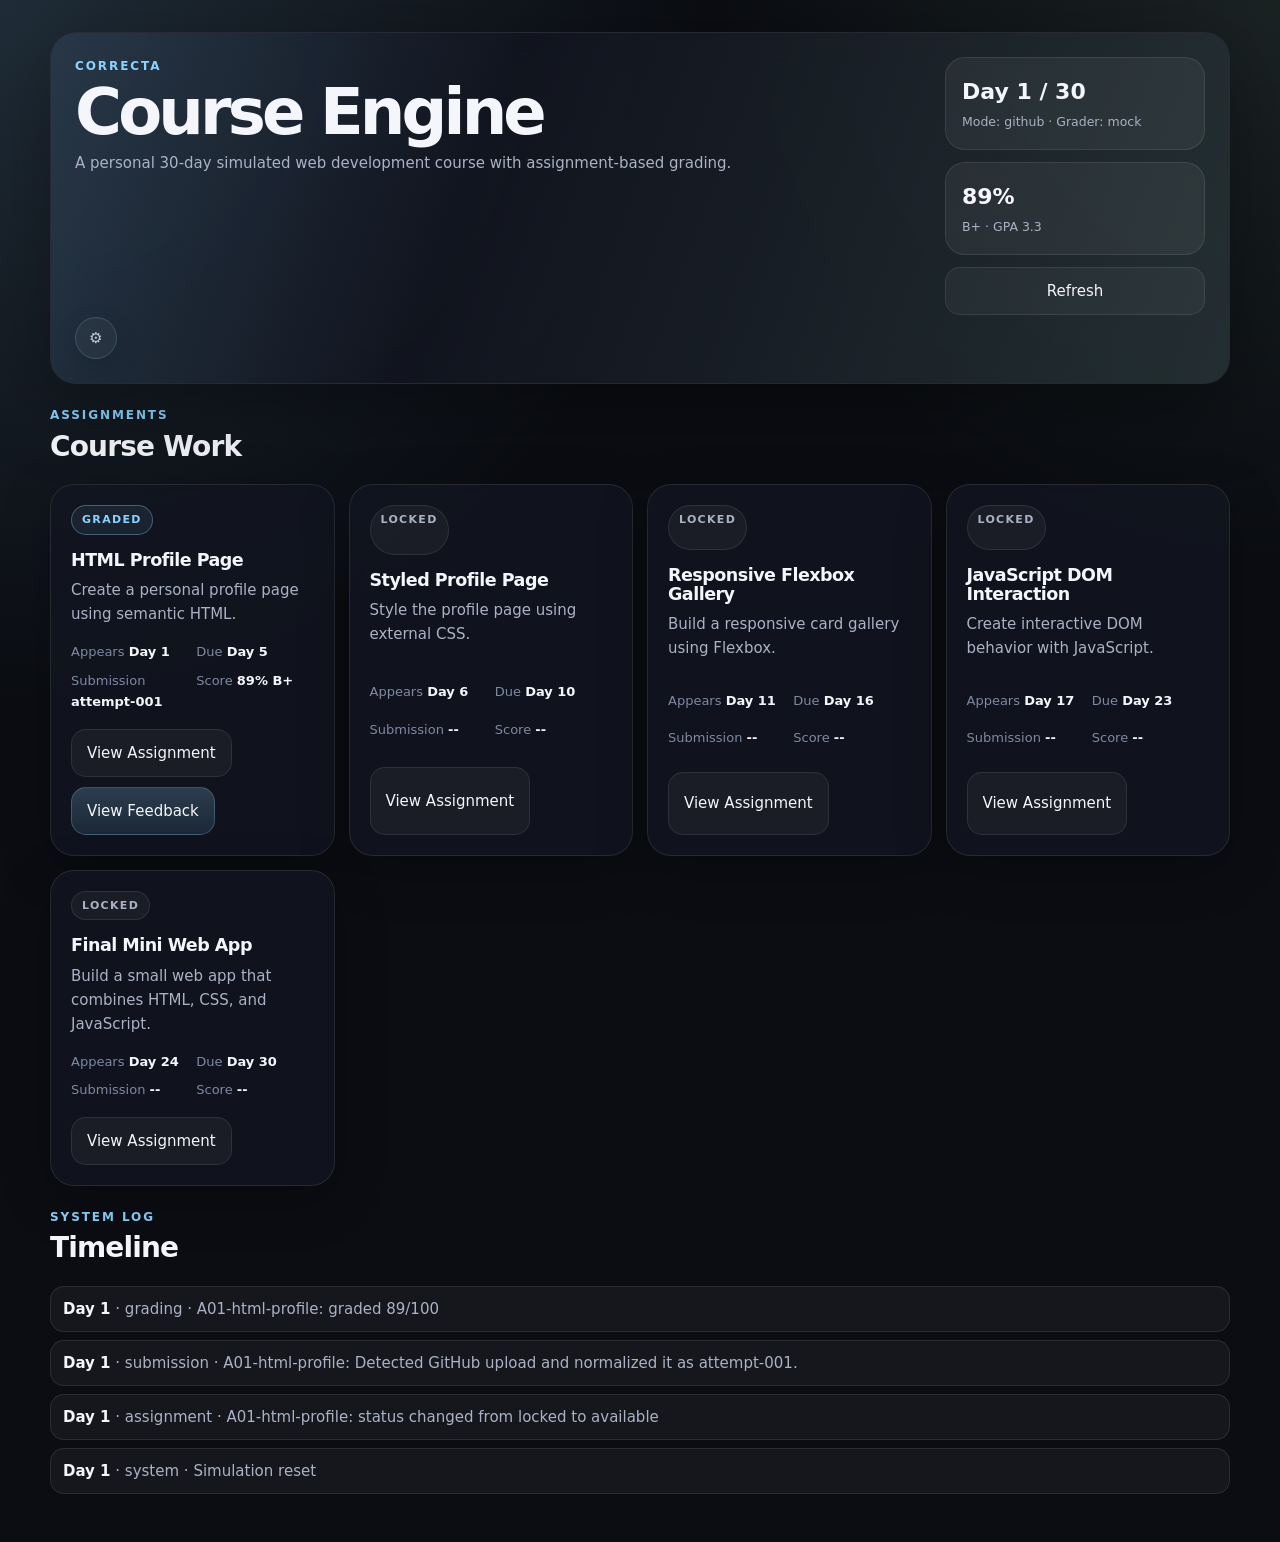
<file: frontend/index.html>
<!doctype html>
<html lang="en">
<head>
  <meta charset="utf-8" />
  <meta name="viewport" content="width=device-width, initial-scale=1" />
  <title>Correcta</title>
  <link rel="stylesheet" href="style.css" />
</head>
<body>
  <main class="shell">
    <section class="hero card glow" aria-label="Correcta course dashboard">
      <div class="hero-main">
        <p class="eyebrow">Correcta</p>
        <h1>Course Engine</h1>
        <p id="courseDescription" class="muted">Loading course...</p>
      </div>

      <div class="hero-side">
        <div class="stat">
          <span id="dayLabel">Day -- / --</span>
          <small id="modeLabel">Mode: --</small>
        </div>
        <div class="stat">
          <span id="averageValue">--</span>
          <small id="gpaValue">GPA --</small>
        </div>
        <button id="refreshBtn" class="ghost" type="button">Refresh</button>
      </div>

      <button id="courseSettingsBtn" class="settings-button" type="button" aria-label="Open course manager">⚙</button>
    </section>

    <section id="finalEvaluation" class="card hidden"></section>

    <section class="section-head">
      <div>
        <p class="eyebrow">Assignments</p>
        <h2>Course Work</h2>
      </div>
    </section>

    <section id="assignmentGrid" class="assignment-grid" aria-label="Assignments"></section>

    <section class="section-head">
      <div>
        <p class="eyebrow">System Log</p>
        <h2>Timeline</h2>
      </div>
    </section>
    <section id="systemLog" class="log-list"></section>
  </main>

  <dialog id="detailDialog" class="dialog">
    <div class="dialog-frame">
      <button id="closeDialog" class="close" type="button" aria-label="Close dialog">×</button>
      <div id="dialogBody"></div>
    </div>
  </dialog>

  <script src="app.js"></script>
</body>
</html>
</file>
<file: frontend/style.css>
:root {
  color-scheme: dark;
  --bg: #0b0d12;
  --panel: rgba(18, 22, 32, 0.86);
  --panel-2: rgba(26, 31, 45, 0.9);
  --line: rgba(255, 255, 255, 0.09);
  --text: #f4f6fb;
  --muted: #aab2c5;
  --soft: #7e89a3;
  --accent: #8bd3ff;
  --accent-2: #b7ffcf;
  --danger: #ff8f9a;
  --warn: #ffd384;
  --shadow: 0 20px 80px rgba(0,0,0,.35);
}
* { box-sizing: border-box; }
body {
  margin: 0;
  min-height: 100vh;
  background: radial-gradient(circle at top left, rgba(139, 211, 255, .16), transparent 35%), radial-gradient(circle at top right, rgba(183, 255, 207, .09), transparent 28%), var(--bg);
  color: var(--text);
  font: 15px/1.6 Inter, ui-sans-serif, system-ui, -apple-system, BlinkMacSystemFont, "Segoe UI", sans-serif;
}
button, .button, select { font: inherit; }
.shell { width: min(1180px, calc(100% - 32px)); margin: 0 auto; padding: 32px 0 48px; }
.card { background: var(--panel); border: 1px solid var(--line); border-radius: 26px; padding: 24px; box-shadow: var(--shadow); backdrop-filter: blur(18px); }
.glow { position: relative; overflow: hidden; }
.glow::before { content: ""; position: absolute; inset: -1px; background: linear-gradient(110deg, rgba(139,211,255,.22), transparent 36%, rgba(183,255,207,.14)); pointer-events: none; opacity: .8; }
.glow > * { position: relative; }
.hero { min-height: 265px; display: flex; align-items: stretch; justify-content: space-between; gap: 22px; margin-bottom: 18px; padding-bottom: 68px; }
.hero h1 { margin: 0 0 8px; font-size: clamp(34px, 6vw, 64px); line-height: .95; letter-spacing: -0.06em; }
.hero-main { max-width: 720px; }
.hero-side { display: grid; min-width: 260px; gap: 12px; }
.stat { background: rgba(255,255,255,.055); border: 1px solid var(--line); border-radius: 20px; padding: 16px; }
.stat span { display: block; font-weight: 800; font-size: 22px; }
.stat small { color: var(--muted); }
.eyebrow { margin: 0 0 6px; color: var(--accent); text-transform: uppercase; letter-spacing: .16em; font-size: 12px; font-weight: 800; }
h2, h3 { line-height: 1.1; letter-spacing: -0.03em; }
h2 { margin: 0 0 8px; font-size: 28px; }
h3 { margin: 0 0 8px; }
.muted { color: var(--muted); margin: 0; }
.tiny { font-size: 13px; margin-top: 10px; }
.section-head { display: flex; align-items: end; justify-content: space-between; gap: 16px; margin: 22px 0 14px; }
button, .button { display: inline-flex; align-items: center; justify-content: center; gap: 8px; border: 1px solid rgba(139,211,255,.25); background: linear-gradient(180deg, rgba(139,211,255,.22), rgba(139,211,255,.11)); color: var(--text); text-decoration: none; border-radius: 15px; padding: 11px 15px; cursor: pointer; transition: transform .15s ease, border-color .15s ease, background .15s ease; }
button:hover, .button:hover { transform: translateY(-1px); border-color: rgba(139,211,255,.52); }
.ghost { background: rgba(255,255,255,.045); border-color: var(--line); }
.danger { color: #ffd3d8; border-color: rgba(255,143,154,.35); background: rgba(255,143,154,.11); }
.assignment-grid { display: grid; grid-template-columns: repeat(auto-fit, minmax(280px, 1fr)); gap: 14px; }
.assignment-card { position: relative; display: grid; gap: 16px; background: var(--panel); border: 1px solid var(--line); border-radius: 24px; padding: 20px; box-shadow: 0 14px 50px rgba(0,0,0,.25); }
.status { width: max-content; border-radius: 999px; padding: 5px 10px; font-size: 11px; font-weight: 900; letter-spacing: .12em; text-transform: uppercase; border: 1px solid var(--line); color: var(--muted); background: rgba(255,255,255,.045); }
.status.available { color: var(--accent-2); border-color: rgba(183,255,207,.32); background: rgba(183,255,207,.08); }
.status.due_soon { color: var(--warn); border-color: rgba(255,211,132,.35); background: rgba(255,211,132,.08); }
.status.overdue { color: var(--danger); border-color: rgba(255,143,154,.35); background: rgba(255,143,154,.08); }
.status.submitted { color: #c4b5fd; border-color: rgba(196,181,253,.35); background: rgba(196,181,253,.08); }
.status.graded { color: var(--accent); border-color: rgba(139,211,255,.35); background: rgba(139,211,255,.08); }
.meta { display: grid; grid-template-columns: repeat(2, minmax(0, 1fr)); gap: 8px; color: var(--soft); font-size: 13px; }
.meta b { color: var(--text); }
.card-actions { display: flex; gap: 10px; flex-wrap: wrap; }
.notice { margin-top: 14px; padding: 14px 16px; background: rgba(139,211,255,.08); border: 1px solid rgba(139,211,255,.18); border-radius: 18px; color: #dceeff; }
.notice.soft { background: rgba(255,255,255,.045); border-color: var(--line); color: var(--muted); }
.hidden { display: none !important; }
.submit-panel { display: flex; justify-content: space-between; align-items: center; gap: 18px; border: 1px solid rgba(183,255,207,.18); background: rgba(183,255,207,.06); border-radius: 22px; padding: 18px; margin: 18px 0; }
.submit-button { white-space: nowrap; border-color: rgba(183,255,207,.35); background: rgba(183,255,207,.13); }
.log-list { display: grid; gap: 8px; }
.log-item { padding: 10px 12px; border-radius: 14px; background: rgba(255,255,255,.045); color: var(--muted); border: 1px solid var(--line); }
.log-item b { color: var(--text); }
.dialog { width: min(920px, calc(100% - 28px)); border: 0; padding: 0; border-radius: 28px; background: transparent; color: var(--text); }
.dialog::backdrop { background: rgba(0,0,0,.68); backdrop-filter: blur(5px); }
.dialog-frame { position: relative; background: #10141f; border: 1px solid var(--line); border-radius: 28px; padding: 26px; max-height: min(82vh, 900px); overflow: auto; box-shadow: var(--shadow); }
.close { position: sticky; top: 0; float: right; width: 38px; height: 38px; padding: 0; border-radius: 999px; background: rgba(255,255,255,.06); }
.rubric-table { width: 100%; border-collapse: collapse; margin: 10px 0 18px; overflow: hidden; border-radius: 16px; }
.rubric-table th, .rubric-table td { text-align: left; vertical-align: top; padding: 11px; border-bottom: 1px solid var(--line); background: rgba(255,255,255,.035); }
pre, code { background: rgba(0,0,0,.25); border: 1px solid var(--line); border-radius: 10px; }
code { padding: 2px 6px; }
pre { white-space: pre-wrap; overflow: auto; padding: 14px; }
hr { border: 0; border-top: 1px solid var(--line); margin: 20px 0; }
.settings-button { position: absolute; left: 24px; bottom: 24px; z-index: 3; width: 42px; height: 42px; padding: 0; border-radius: 999px; color: var(--text); border: 1px solid rgba(139,211,255,.24); background: rgba(255,255,255,.055); box-shadow: 0 10px 30px rgba(0,0,0,.22); opacity: .78; }
.settings-button:hover { opacity: 1; background: rgba(139,211,255,.12); border-color: rgba(139,211,255,.45); }
.manager-grid { display: grid; grid-template-columns: repeat(2, minmax(0, 1fr)); gap: 14px; margin-top: 18px; }
.manager-step { border: 1px solid var(--line); border-radius: 22px; padding: 18px; background: rgba(255,255,255,.035); }
.manager-step h3 { margin: 4px 0 8px; }
.manager-step .button { margin-top: 10px; margin-right: 8px; }
.manager-field { display: grid; gap: 9px; margin: 18px 0 6px; }
.manager-field label { color: var(--soft); font-size: 12px; font-weight: 800; letter-spacing: .08em; text-transform: uppercase; }
.select { color: var(--text); background: var(--panel-2); border: 1px solid var(--line); border-radius: 15px; padding: 11px 14px; min-width: 220px; outline: none; }
.copy-code { white-space: pre-wrap; background: rgba(0,0,0,.24); border: 1px solid rgba(255,255,255,.1); border-radius: 14px; padding: 12px; margin: 10px 0; }
.danger-zone { border-color: rgba(255,116,141,.25); background: rgba(255,116,141,.055); }
.full-span { grid-column: 1 / -1; }
.manager-list { display: grid; gap: 8px; margin-top: 10px; }
.manager-list-item { display: grid; gap: 3px; padding: 12px; border-radius: 14px; background: rgba(255,255,255,.035); border: 1px solid rgba(255,255,255,.08); }
.manager-list-item span { color: var(--soft); font-size: 13px; overflow-wrap: anywhere; }
@media (max-width: 760px) {
  .hero, .section-head, .submit-panel { flex-direction: column; align-items: stretch; }
  .hero-side { min-width: 0; }
  .meta { grid-template-columns: 1fr; }
  .manager-grid { grid-template-columns: 1fr; }
  .manager-step .button { width: 100%; margin-right: 0; }
}
</file>
